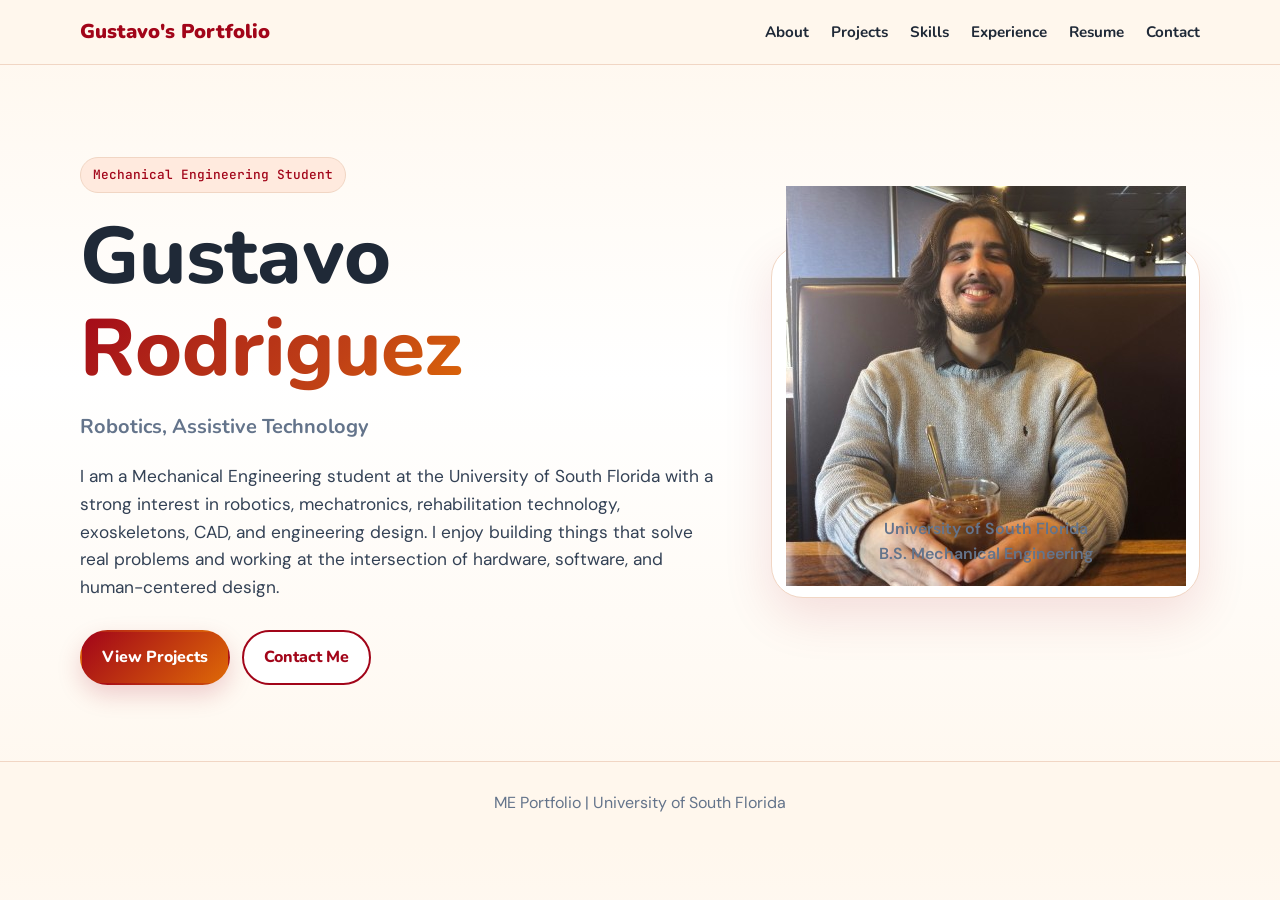
<file: index.html>
<!doctype html>
<html lang="en">
<head>
  <title>Gustavo's Portfolio</title>
  <link rel="preconnect" href="https://fonts.googleapis.com">
  <link rel="preconnect" href="https://fonts.gstatic.com" crossorigin>
  <link href="https://fonts.googleapis.com/css2?family=Nunito:wght@400;600;700;800;900&family=DM+Sans:wght@300;400;500;600&family=JetBrains+Mono:wght@400;500&display=swap" rel="stylesheet">
  <link rel="stylesheet" href="style.css">
</head>

<body>
  <header class="navbar">
    <div class="container nav-inner">
      <a href="index.html" class="logo">Gustavo's Portfolio</a>
      <nav class="nav-links">
        <a href="about.html">About</a>
        <a href="projects.html">Projects</a>
        <a href="skills.html">Skills</a>
        <a href="experience.html">Experience</a>
        <a href="resume.html">Resume</a>
        <a href="contact.html">Contact</a>
      </nav>
    </div>
  </header>

  <main class="container">
    <section class="hero">
      <div>
        <span class="eyebrow">Mechanical Engineering Student</span>
        <h1>Gustavo <span class="gradient-text">Rodriguez</span></h1>
        <p class="hero-subtitle">Robotics, Assistive Technology</p>
        <p class="hero-text">
          I am a Mechanical Engineering student at the University of South Florida with a strong interest in robotics,
          mechatronics, rehabilitation technology, exoskeletons, CAD, and engineering design. I enjoy building things
          that solve real problems and working at the intersection of hardware, software, and human-centered design.
        </p>
        <div class="button-row">
          <a class="button button-primary" href="projects.html">View Projects</a>
          <a class="button button-outline" href="contact.html">Contact Me</a>
        </div>
      </div>

      <div class="profile-card">
        <div class="profile-circle">
          <img src="1762974954245.jpg" alt="This is I!! Gustavo Rodriguez" class="about-image">
        </div>
        <p>University of South Florida</p>
        <p>B.S. Mechanical Engineering</p>
      </div>
    </section>
  </main>

  <footer>
    <p>ME Portfolio | University of South Florida</p>
  </footer>
</body>
</html>
</file>
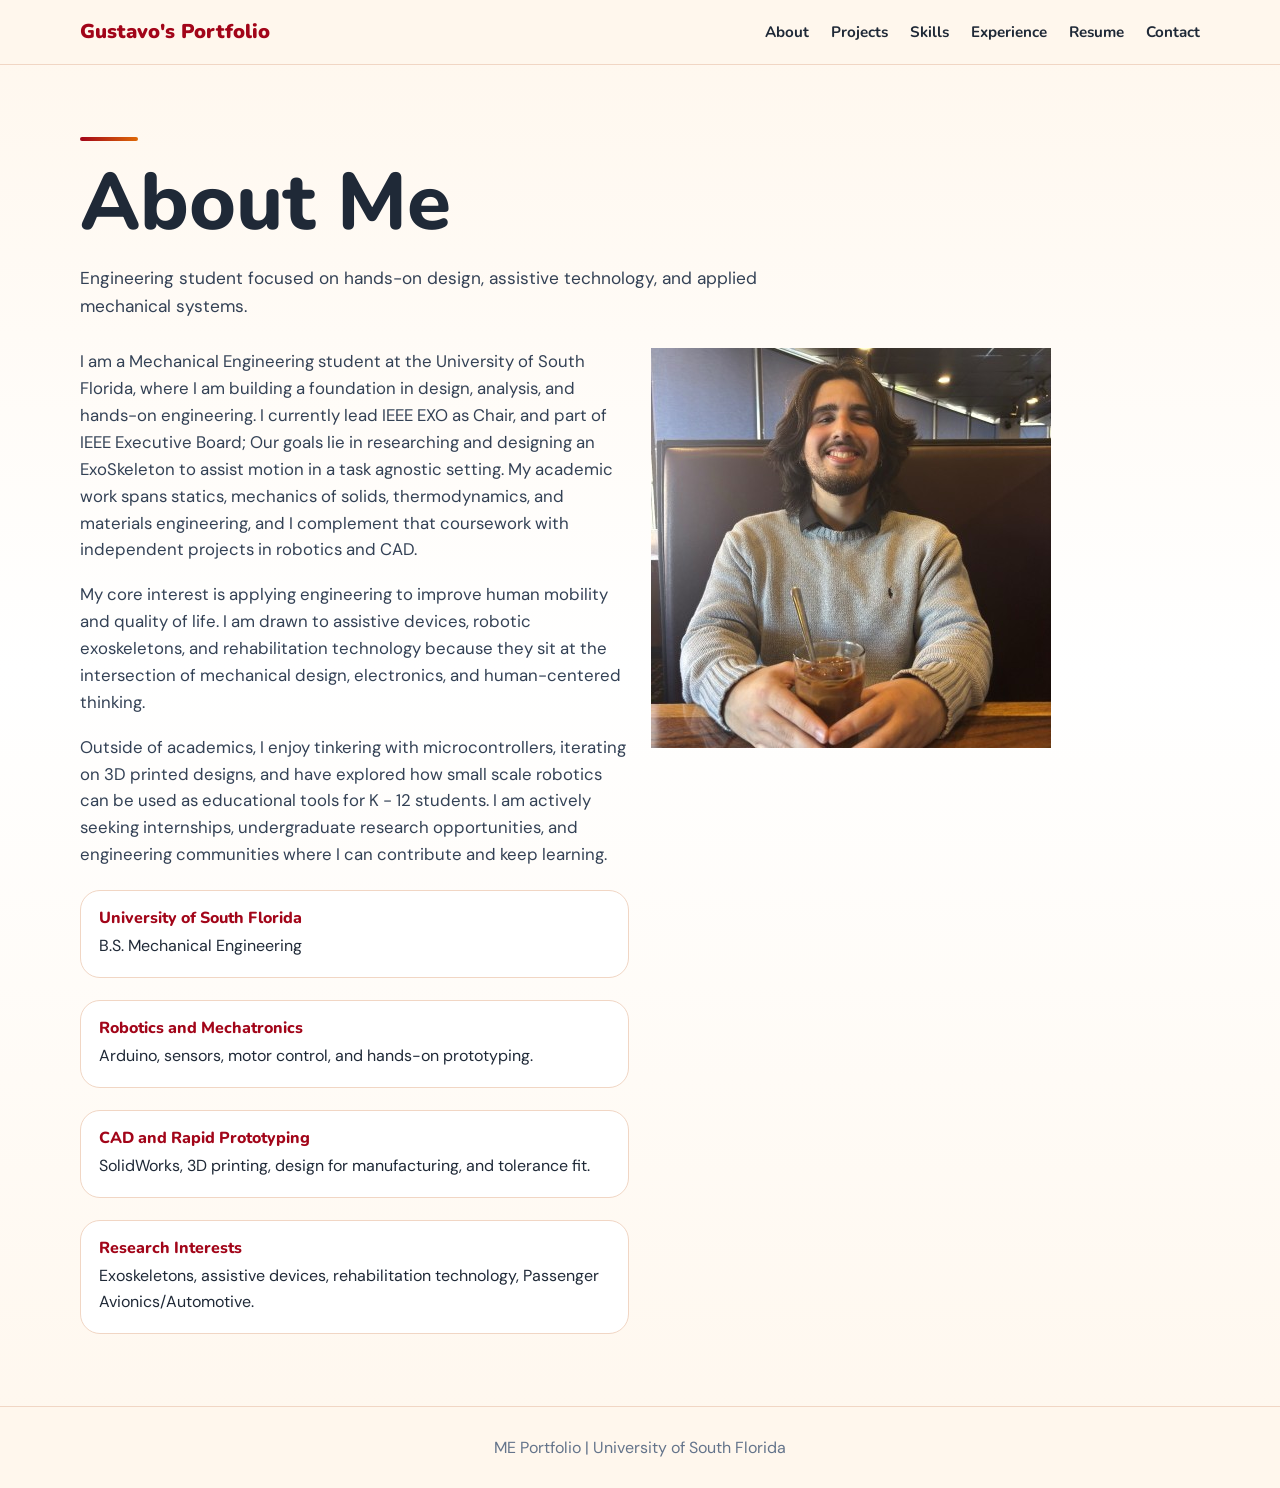
<file: about.html>
<!doctype html>
<html lang="en">
<head>
  <title>About | Gustavo's Portfolio</title>
  <link rel="preconnect" href="https://fonts.googleapis.com">
  <link rel="preconnect" href="https://fonts.gstatic.com" crossorigin>
  <link href="https://fonts.googleapis.com/css2?family=Nunito:wght@400;600;700;800;900&family=DM+Sans:wght@300;400;500;600&family=JetBrains+Mono:wght@400;500&display=swap" rel="stylesheet">
  <link rel="stylesheet" href="style.css">
</head>

<body>
  <header class="navbar">
    <div class="container nav-inner">
      <a href="index.html" class="logo">Gustavo's Portfolio</a>
      <nav class="nav-links">
        <a href="about.html">About</a>
        <a href="projects.html">Projects</a>
        <a href="skills.html">Skills</a>
        <a href="experience.html">Experience</a>
        <a href="resume.html">Resume</a>
        <a href="contact.html">Contact</a>
      </nav>
    </div>
  </header>

  <main class="container">
    <section class="page-section">
      <div class="section-label"></div>
      <h1 class="page-title">About Me</h1>
      <p class="page-intro">
        Engineering student focused on hands-on design, assistive technology, and applied mechanical systems.
      </p>

      <div class="grid grid-2">
        <div class="about-text">
          <p>
            I am a Mechanical Engineering student at the University of South Florida, where I am building a foundation
            in design, analysis, and hands-on engineering. I currently lead IEEE EXO as Chair, and part of IEEE Executive Board;
            Our goals lie in researching and designing an ExoSkeleton to assist motion in a task agnostic setting.
            My academic work spans statics, mechanics of solids,
            thermodynamics, and materials engineering, and I complement that coursework with independent projects in
            robotics and CAD.
          </p>

          <p>
            My core interest is applying engineering to improve human mobility and quality of life. I am drawn to
            assistive devices, robotic exoskeletons, and rehabilitation technology because they sit at the intersection
            of mechanical design, electronics, and human-centered thinking.
          </p>

          <p>
            Outside of academics, I enjoy tinkering with microcontrollers, iterating on 3D printed designs, and have explored
            how small scale robotics can be used as educational tools for K - 12 students. I am actively seeking
            internships, undergraduate research opportunities, and engineering communities where I can contribute and
            keep learning.
          </p>
        </div>
        <div class="about-image-card">
  <img src="1762974954245.jpg" alt="This is I!! Gustavo Rodriguez" class="about-image">
</div>

        <div class="grid">
          <div class="mini-card">
            <h4>University of South Florida</h4>
            <p>B.S. Mechanical Engineering</p>
          </div>

          <div class="mini-card">
            <h4>Robotics and Mechatronics</h4>
            <p>Arduino, sensors, motor control, and hands-on prototyping.</p>
          </div>

          <div class="mini-card">
            <h4>CAD and Rapid Prototyping</h4>
            <p>SolidWorks, 3D printing, design for manufacturing, and tolerance fit.</p>
          </div>

          <div class="mini-card">
            <h4>Research Interests</h4>
            <p>Exoskeletons, assistive devices, rehabilitation technology, Passenger Avionics/Automotive.</p>
          </div>
        </div>
      </div>
    </section>
  </main>

  <footer>
    <p>ME Portfolio | University of South Florida</p>
  </footer>
</body>
</html>
</file>
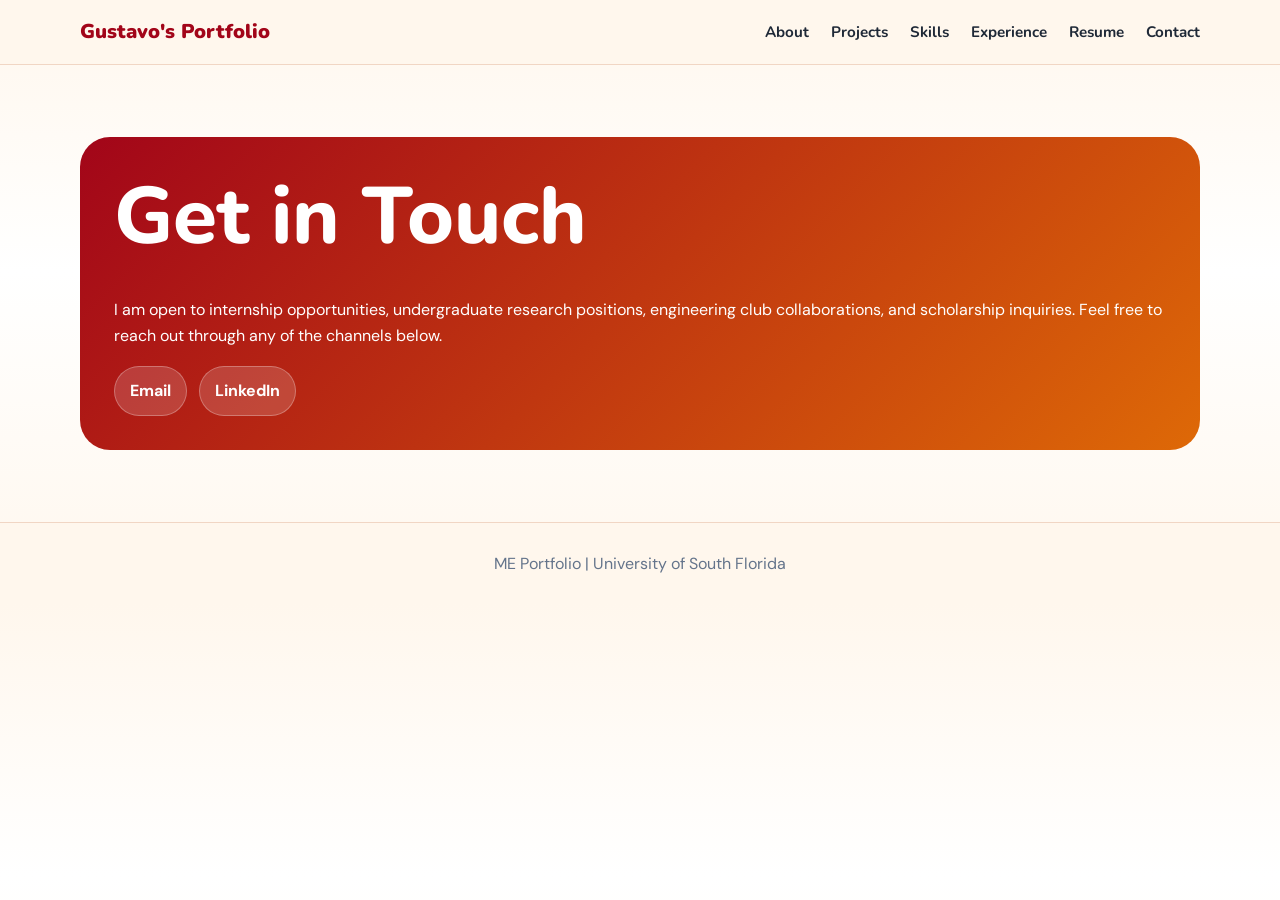
<file: contact.html>
<!doctype html>
<html lang="en">
<head>
  <title>Contact | Gustavo's Portfolio</title>
  <link rel="preconnect" href="https://fonts.googleapis.com">
  <link rel="preconnect" href="https://fonts.gstatic.com" crossorigin>
  <link href="https://fonts.googleapis.com/css2?family=Nunito:wght@400;600;700;800;900&family=DM+Sans:wght@300;400;500;600&family=JetBrains+Mono:wght@400;500&display=swap" rel="stylesheet">
  <link rel="stylesheet" href="style.css">
</head>

<body>
  <header class="navbar">
    <div class="container nav-inner">
      <a href="index.html" class="logo">Gustavo's Portfolio</a>
      <nav class="nav-links">
        <a href="about.html">About</a>
        <a href="projects.html">Projects</a>
        <a href="skills.html">Skills</a>
        <a href="experience.html">Experience</a>
        <a href="resume.html">Resume</a>
        <a href="contact.html">Contact</a>
      </nav>
    </div>
  </header>

  <main class="container">
    <section class="page-section">
      <div class="contact-box">
        <h1 class="page-title">Get in Touch</h1>
        <p>
          I am open to internship opportunities, undergraduate research positions, engineering club collaborations, and
          scholarship inquiries. Feel free to reach out through any of the channels below.
        </p>

        <div class="contact-links">
          <a href="mailto:gustavorodriguez@usf.edu">Email</a>
          <a href="https://www.linkedin.com/in/gustavo33/" target="_blank">LinkedIn</a>
        </div>
      </div>
    </section>
  </main>

  <footer>
    <p>ME Portfolio | University of South Florida</p>
  </footer>
</body>
</html>
</file>
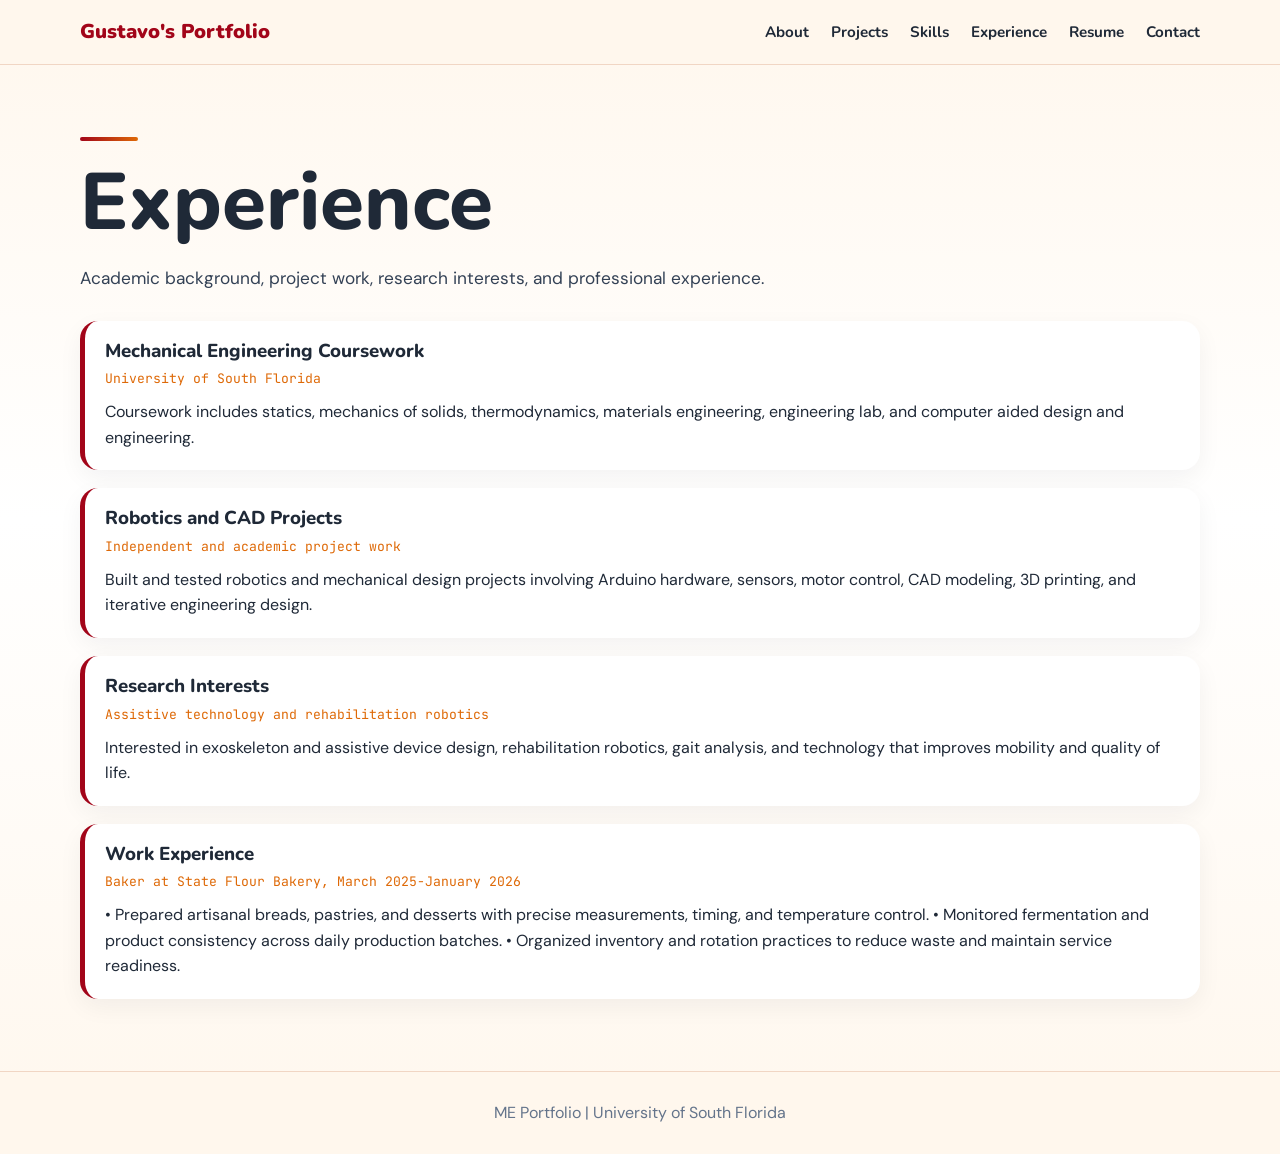
<file: experience.html>
<!doctype html>
<html lang="en">
<head>
  <title>Experience | Gustavo's Portfolio</title>
  <link rel="preconnect" href="https://fonts.googleapis.com">
  <link rel="preconnect" href="https://fonts.gstatic.com" crossorigin>
  <link href="https://fonts.googleapis.com/css2?family=Nunito:wght@400;600;700;800;900&family=DM+Sans:wght@300;400;500;600&family=JetBrains+Mono:wght@400;500&display=swap" rel="stylesheet">
  <link rel="stylesheet" href="style.css">
</head>

<body>
  <header class="navbar">
    <div class="container nav-inner">
      <a href="index.html" class="logo">Gustavo's Portfolio</a>
      <nav class="nav-links">
        <a href="about.html">About</a>
        <a href="projects.html">Projects</a>
        <a href="skills.html">Skills</a>
        <a href="experience.html">Experience</a>
        <a href="resume.html">Resume</a>
        <a href="contact.html">Contact</a>
      </nav>
    </div>
  </header>

  <main class="container">
    <section class="page-section">
      <div class="section-label"></div>
      <h1 class="page-title">Experience</h1>
      <p class="page-intro">
        Academic background, project work, research interests, and professional experience.
      </p>

      <div class="timeline">
        <div class="timeline-item">
          <h3>Mechanical Engineering Coursework</h3>
          <div class="period">University of South Florida</div>
          <p>
            Coursework includes statics, mechanics of solids, thermodynamics, materials engineering, engineering lab,
            and computer aided design and engineering.
          </p>
        </div>

        <div class="timeline-item">
          <h3>Robotics and CAD Projects</h3>
          <div class="period">Independent and academic project work</div>
          <p>
            Built and tested robotics and mechanical design projects involving Arduino hardware, sensors, motor control,
            CAD modeling, 3D printing, and iterative engineering design.
          </p>
        </div>

        <div class="timeline-item">
          <h3>Research Interests</h3>
          <div class="period">Assistive technology and rehabilitation robotics</div>
          <p>
            Interested in exoskeleton and assistive device design, rehabilitation robotics, gait analysis, and technology
            that improves mobility and quality of life.
          </p>
        </div>

        <div class="timeline-item">
          <h3>Work Experience</h3>
          <div class="period">Baker at State Flour Bakery, March 2025-January 2026</div>
          <p>
          • Prepared artisanal breads, pastries, and desserts with precise measurements, timing, and temperature control.
          • Monitored fermentation and product consistency across daily production batches.
          • Organized inventory and rotation practices to reduce waste and maintain service readiness.
          </p>
        </div>
      </div>
    </section>
  </main>

  <footer>
    <p>ME Portfolio | University of South Florida</p>
  </footer>
</body>
</html>
</file>
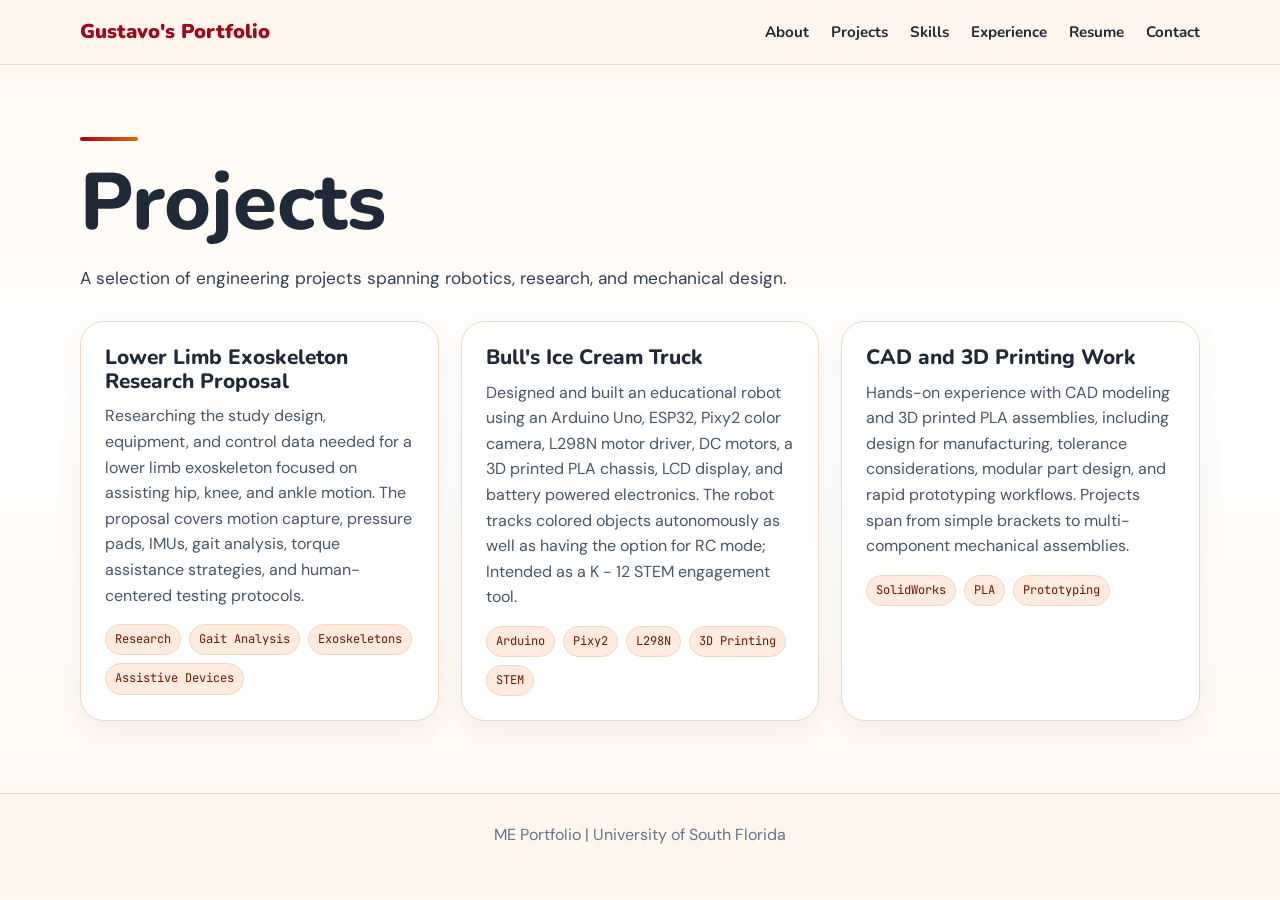
<file: projects.html>
<!doctype html>
<html lang="en">
<head>
  <title>Projects | Gustavo's Portfolio</title>
  <link rel="preconnect" href="https://fonts.googleapis.com">
  <link rel="preconnect" href="https://fonts.gstatic.com" crossorigin>
  <link href="https://fonts.googleapis.com/css2?family=Nunito:wght@400;600;700;800;900&family=DM+Sans:wght@300;400;500;600&family=JetBrains+Mono:wght@400;500&display=swap" rel="stylesheet">
  <link rel="stylesheet" href="style.css">
</head>

<body>
  <header class="navbar">
    <div class="container nav-inner">
      <a href="index.html" class="logo">Gustavo's Portfolio</a>
      <nav class="nav-links">
        <a href="about.html">About</a>
        <a href="projects.html">Projects</a>
        <a href="skills.html">Skills</a>
        <a href="experience.html">Experience</a>
        <a href="resume.html">Resume</a>
        <a href="contact.html">Contact</a>
      </nav>
    </div>
  </header>

  <main class="container">
    <section class="page-section">
      <div class="section-label"></div>
      <h1 class="page-title">Projects</h1>
      <p class="page-intro">
        A selection of engineering projects spanning robotics, research, and mechanical design.
      </p>

      <div class="grid grid-3">
        <div class="card">
          <h3>Lower Limb Exoskeleton Research Proposal</h3>
          <p>
            Researching the study design, equipment, and control data needed for a lower limb exoskeleton focused on
            assisting hip, knee, and ankle motion. The proposal covers motion capture, pressure pads, IMUs, gait
            analysis, torque assistance strategies, and human-centered testing protocols.
          </p>
          <div class="tag-row">
            <span class="tag">Research</span>
            <span class="tag">Gait Analysis</span>
            <span class="tag">Exoskeletons</span>
            <span class="tag">Assistive Devices</span>
          </div>
        </div>

        <div class="card">
          <h3>Bull's Ice Cream Truck </h3>
          <p>
            Designed and built an educational robot using an Arduino Uno, ESP32, Pixy2 color camera, L298N motor driver,
            DC motors, a 3D printed PLA chassis, LCD display, and battery powered electronics. The robot tracks colored
            objects autonomously as well as having the option for RC mode;
            Intended as a K - 12 STEM engagement tool.
          </p>
          <div class="tag-row">
            <span class="tag">Arduino</span>
            <span class="tag">Pixy2</span>
            <span class="tag">L298N</span>
            <span class="tag">3D Printing</span>
            <span class="tag">STEM</span>
          </div>
        </div>

        <div class="card">
          <h3>CAD and 3D Printing Work</h3>
          <p>
            Hands-on experience with CAD modeling and 3D printed PLA assemblies, including design for manufacturing,
            tolerance considerations, modular part design, and rapid prototyping workflows. Projects span from simple
            brackets to multi-component mechanical assemblies.
          </p>
          <div class="tag-row">
            <span class="tag">SolidWorks</span>
            <span class="tag">PLA</span>
            <span class="tag">Prototyping</span>
          </div>
        </div>
      </div>
    </section>
  </main>

  <footer>
    <p>ME Portfolio | University of South Florida</p>
  </footer>
</body>
</html>
</file>
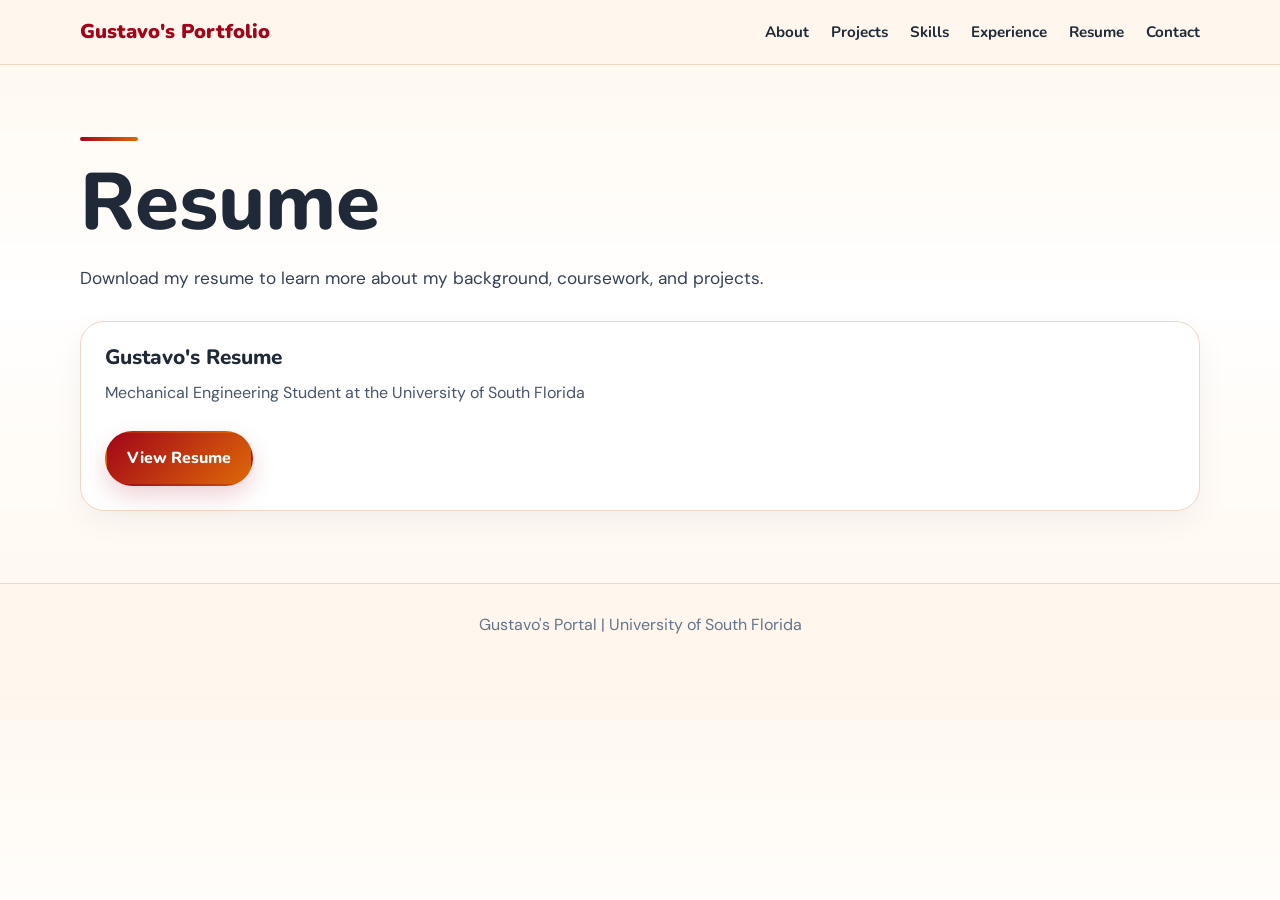
<file: resume.html>
<!doctype html>
<html lang="en">
<head>
  <title>Resume | Gustavo's Portfolio</title>
  <link rel="preconnect" href="https://fonts.googleapis.com">
  <link rel="preconnect" href="https://fonts.gstatic.com" crossorigin>
  <link href="https://fonts.googleapis.com/css2?family=Nunito:wght@400;600;700;800;900&family=DM+Sans:wght@300;400;500;600&family=JetBrains+Mono:wght@400;500&display=swap" rel="stylesheet">
  <link rel="stylesheet" href="style.css">
</head>

<body>
  <header class="navbar">
    <div class="container nav-inner">
      <a href="index.html" class="logo">Gustavo's Portfolio</a>
      <nav class="nav-links">
        <a href="about.html">About</a>
        <a href="projects.html">Projects</a>
        <a href="skills.html">Skills</a>
        <a href="experience.html">Experience</a>
        <a href="resume.html">Resume</a>
        <a href="contact.html">Contact</a>
      </nav>
    </div>
  </header>

  <main class="container">
    <section class="page-section">
      <div class="section-label"></div>
      <h1 class="page-title">Resume</h1>
      <p class="page-intro">
        Download my resume to learn more about my background, coursework, and projects.
      </p>

      <div class="card">
        <h3>Gustavo's Resume</h3>
        <p>Mechanical Engineering Student at the University of South Florida</p>
        <br>
        <a class="button button-primary" href="GustavoR(ResumeSummer2026)-1.pdf" target="_blank">View Resume</a>
      </div>
    </section>
  </main>

  <footer>
    <p> Gustavo's Portal | University of South Florida</p>
  </footer>
</body>
</html>
</file>
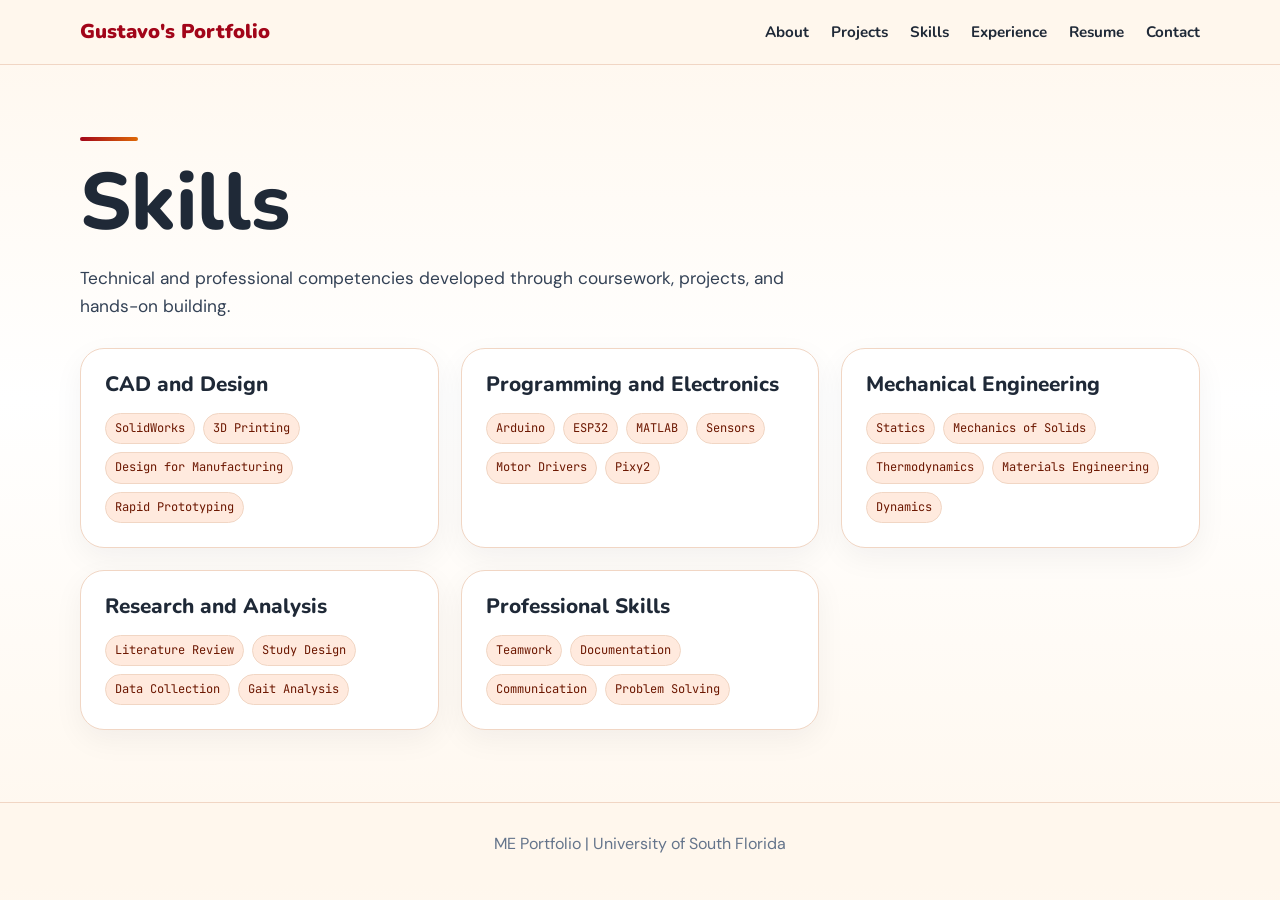
<file: skills.html>
<!doctype html>
<html lang="en">
<head>
  <title>Skills | Gustavo's Portfolio</title>
  <link rel="preconnect" href="https://fonts.googleapis.com">
  <link rel="preconnect" href="https://fonts.gstatic.com" crossorigin>
  <link href="https://fonts.googleapis.com/css2?family=Nunito:wght@400;600;700;800;900&family=DM+Sans:wght@300;400;500;600&family=JetBrains+Mono:wght@400;500&display=swap" rel="stylesheet">
  <link rel="stylesheet" href="style.css">
</head>

<body>
  <header class="navbar">
    <div class="container nav-inner">
      <a href="index.html" class="logo">Gustavo's Portfolio</a>
      <nav class="nav-links">
        <a href="about.html">About</a>
        <a href="projects.html">Projects</a>
        <a href="skills.html">Skills</a>
        <a href="experience.html">Experience</a>
        <a href="resume.html">Resume</a>
        <a href="contact.html">Contact</a>
      </nav>
    </div>
  </header>

  <main class="container">
    <section class="page-section">
      <div class="section-label"></div>
      <h1 class="page-title">Skills</h1>
      <p class="page-intro">
        Technical and professional competencies developed through coursework, projects, and hands-on building.
      </p>

      <div class="grid grid-3">
        <div class="card">
          <h3>CAD and Design</h3>
          <div class="tag-row">
            <span class="tag">SolidWorks</span>
            <span class="tag">3D Printing</span>
            <span class="tag">Design for Manufacturing</span>
            <span class="tag">Rapid Prototyping</span>
          </div>
        </div>

        <div class="card">
          <h3>Programming and Electronics</h3>
          <div class="tag-row">
            <span class="tag">Arduino</span>
            <span class="tag">ESP32</span>
            <span class="tag">MATLAB</span>
            <span class="tag">Sensors</span>
            <span class="tag">Motor Drivers</span>
            <span class="tag">Pixy2</span>
          </div>
        </div>

        <div class="card">
          <h3>Mechanical Engineering</h3>
          <div class="tag-row">
            <span class="tag">Statics</span>
            <span class="tag">Mechanics of Solids</span>
            <span class="tag">Thermodynamics</span>
            <span class="tag">Materials Engineering</span>
            <span class="tag">Dynamics</span>
          </div>
        </div>

        <div class="card">
          <h3>Research and Analysis</h3>
          <div class="tag-row">
            <span class="tag">Literature Review</span>
            <span class="tag">Study Design</span>
            <span class="tag">Data Collection</span>
            <span class="tag">Gait Analysis</span>
          </div>
        </div>

        <div class="card">
          <h3>Professional Skills</h3>
          <div class="tag-row">
            <span class="tag">Teamwork</span>
            <span class="tag">Documentation</span>
            <span class="tag">Communication</span>
            <span class="tag">Problem Solving</span>
          </div>
        </div>
      </div>
    </section>
  </main>

  <footer>
    <p>ME Portfolio | University of South Florida</p>
  </footer>
</body>
</html>
</file>
<file: style.css>
:root {
  --red: #a20519;
  --orange: #de6907;
  --dark: #1f2937;
  --muted: #64748b;
  --light: #fff7ed;
  --card: #ffffff;
  --border: #f1d6c4;
}

* {
  box-sizing: border-box;
  margin: 0;
  padding: 0;
}

body {
  font-family: "DM Sans", sans-serif;
  background: linear-gradient(180deg, #fff7ed 0%, #ffffff 45%, #fff7ed 100%);
  color: var(--dark);
  line-height: 1.6;
}

h1, h2, h3, h4 {
  font-family: "Nunito", sans-serif;
  font-weight: 800;
  line-height: 1.15;
}

a {
  color: inherit;
  text-decoration: none;
}

.container {
  width: min(1120px, 92%);
  margin: 0 auto;
}

.navbar {
  position: sticky;
  top: 0;
  z-index: 10;
  background: rgba(255, 247, 237, 0.92);
  backdrop-filter: blur(12px);
  border-bottom: 1px solid var(--border);
}

.nav-inner {
  display: flex;
  justify-content: space-between;
  align-items: center;
  padding: 16px 0;
}

.logo {
  font-family: "Nunito", sans-serif;
  font-weight: 900;
  font-size: 1.25rem;
  color: var(--red);
}

.nav-links {
  display: flex;
  gap: 22px;
  flex-wrap: wrap;
  font-family: "Nunito", sans-serif;
  font-weight: 700;
  font-size: 0.95rem;
}

.nav-links a:hover {
  color: var(--red);
}

.hero {
  padding: 92px 0 76px;
  display: grid;
  grid-template-columns: 1.2fr 0.8fr;
  gap: 48px;
  align-items: center;
}

.page-section {
  padding: 72px 0;
}

.eyebrow {
  display: inline-block;
  font-family: "JetBrains Mono", monospace;
  font-size: 0.8rem;
  font-weight: 500;
  color: var(--red);
  background: #ffeade;
  border: 1px solid var(--border);
  padding: 7px 12px;
  border-radius: 999px;
  margin-bottom: 18px;
}

.hero h1,
.page-title {
  font-size: clamp(2.7rem, 7vw, 5rem);
  margin-bottom: 16px;
}

.gradient-text {
  background: linear-gradient(135deg, var(--red), #b12a18, #c04116, var(--orange));
  background-clip: text;
  -webkit-background-clip: text;
  color: transparent;
}

.hero-subtitle {
  font-family: "Nunito", sans-serif;
  font-size: 1.25rem;
  font-weight: 700;
  color: var(--muted);
  margin-bottom: 20px;
}

.hero-text,
.page-intro {
  font-size: 1.08rem;
  max-width: 760px;
  color: #334155;
  margin-bottom: 28px;
}

.button-row {
  display: flex;
  flex-wrap: wrap;
  gap: 12px;
}

.button {
  display: inline-flex;
  align-items: center;
  justify-content: center;
  padding: 13px 20px;
  border-radius: 999px;
  font-family: "Nunito", sans-serif;
  font-weight: 800;
  border: 2px solid transparent;
  transition: 0.2s ease;
}

.button-primary {
  background: linear-gradient(135deg, var(--red), var(--orange));
  color: white;
  box-shadow: 0 10px 24px rgba(162, 5, 25, 0.18);
}

.button-outline {
  color: var(--red);
  border-color: var(--red);
  background: white;
}

.button:hover {
  transform: translateY(-2px);
}

.profile-card {
  background: white;
  border: 1px solid var(--border);
  border-radius: 32px;
  padding: 30px;
  box-shadow: 0 18px 50px rgba(162, 5, 25, 0.12);
}

.profile-circle {
  width: 220px;
  height: 220px;
  margin: 0 auto 20px;
  border-radius: 50%;
  background: linear-gradient(135deg, #ffeade, #ffffff);
  border: 8px solid #fff1e6;
  display: flex;
  align-items: center;
  justify-content: center;
  font-family: "Nunito", sans-serif;
  font-size: 4rem;
  font-weight: 900;
  color: var(--red);
}

.profile-card p {
  text-align: center;
  color: var(--muted);
  font-weight: 600;
}

.section-label {
  width: 58px;
  height: 4px;
  border-radius: 999px;
  background: linear-gradient(90deg, var(--red), var(--orange));
  margin-bottom: 16px;
}

.grid {
  display: grid;
  gap: 22px;
}

.grid-2 {
  grid-template-columns: repeat(2, 1fr);
}

.grid-3 {
  grid-template-columns: repeat(3, 1fr);
}

.card {
  background: var(--card);
  border: 1px solid var(--border);
  border-radius: 24px;
  padding: 24px;
  box-shadow: 0 10px 30px rgba(15, 23, 42, 0.05);
  transition: 0.22s ease;
}

.card:hover {
  transform: translateY(-5px);
  box-shadow: 0 18px 42px rgba(162, 5, 25, 0.12);
}

.card h3 {
  font-size: 1.3rem;
  margin-bottom: 10px;
}

.card p {
  color: #475569;
}

.tag-row {
  display: flex;
  flex-wrap: wrap;
  gap: 8px;
  margin-top: 16px;
}

.tag {
  font-family: "JetBrains Mono", monospace;
  font-size: 0.75rem;
  color: #6c1700;
  background: #ffeade;
  border: 1px solid var(--border);
  padding: 5px 9px;
  border-radius: 999px;
}

.about-text {
  display: grid;
  gap: 18px;
  color: #334155;
  font-size: 1.05rem;
}

.mini-card {
  background: white;
  border: 1px solid var(--border);
  border-radius: 20px;
  padding: 18px;
}

.mini-card h4 {
  color: var(--red);
  margin-bottom: 6px;
}

.timeline {
  display: grid;
  gap: 18px;
}

.timeline-item {
  background: white;
  border-left: 5px solid var(--red);
  border-radius: 18px;
  padding: 20px;
  box-shadow: 0 8px 24px rgba(15, 23, 42, 0.05);
}

.timeline-item h3 {
  margin-bottom: 6px;
}

.timeline-item .period {
  font-family: "JetBrains Mono", monospace;
  font-size: 0.82rem;
  color: var(--orange);
  margin-bottom: 10px;
}

.contact-box {
  background: linear-gradient(135deg, var(--red), var(--orange));
  color: white;
  border-radius: 30px;
  padding: 34px;
  display: grid;
  gap: 18px;
}

.contact-box h2 {
  color: white;
}

.contact-links {
  display: flex;
  flex-wrap: wrap;
  gap: 12px;
}

.contact-links a {
  background: rgba(255,255,255,0.16);
  border: 1px solid rgba(255,255,255,0.28);
  padding: 11px 15px;
  border-radius: 999px;
  font-weight: 700;
}

footer {
  padding: 28px 0;
  border-top: 1px solid var(--border);
  text-align: center;
  color: var(--muted);
  background: #fff7ed;
}

@media (max-width: 850px) {
  .hero,
  .grid-2,
  .grid-3 {
    grid-template-columns: 1fr;
  }

  .hero {
    padding-top: 62px;
  }

  .nav-inner {
    align-items: flex-start;
    gap: 12px;
    flex-direction: column;
  }

  .nav-links {
    gap: 12px;
  }
}
</file>
